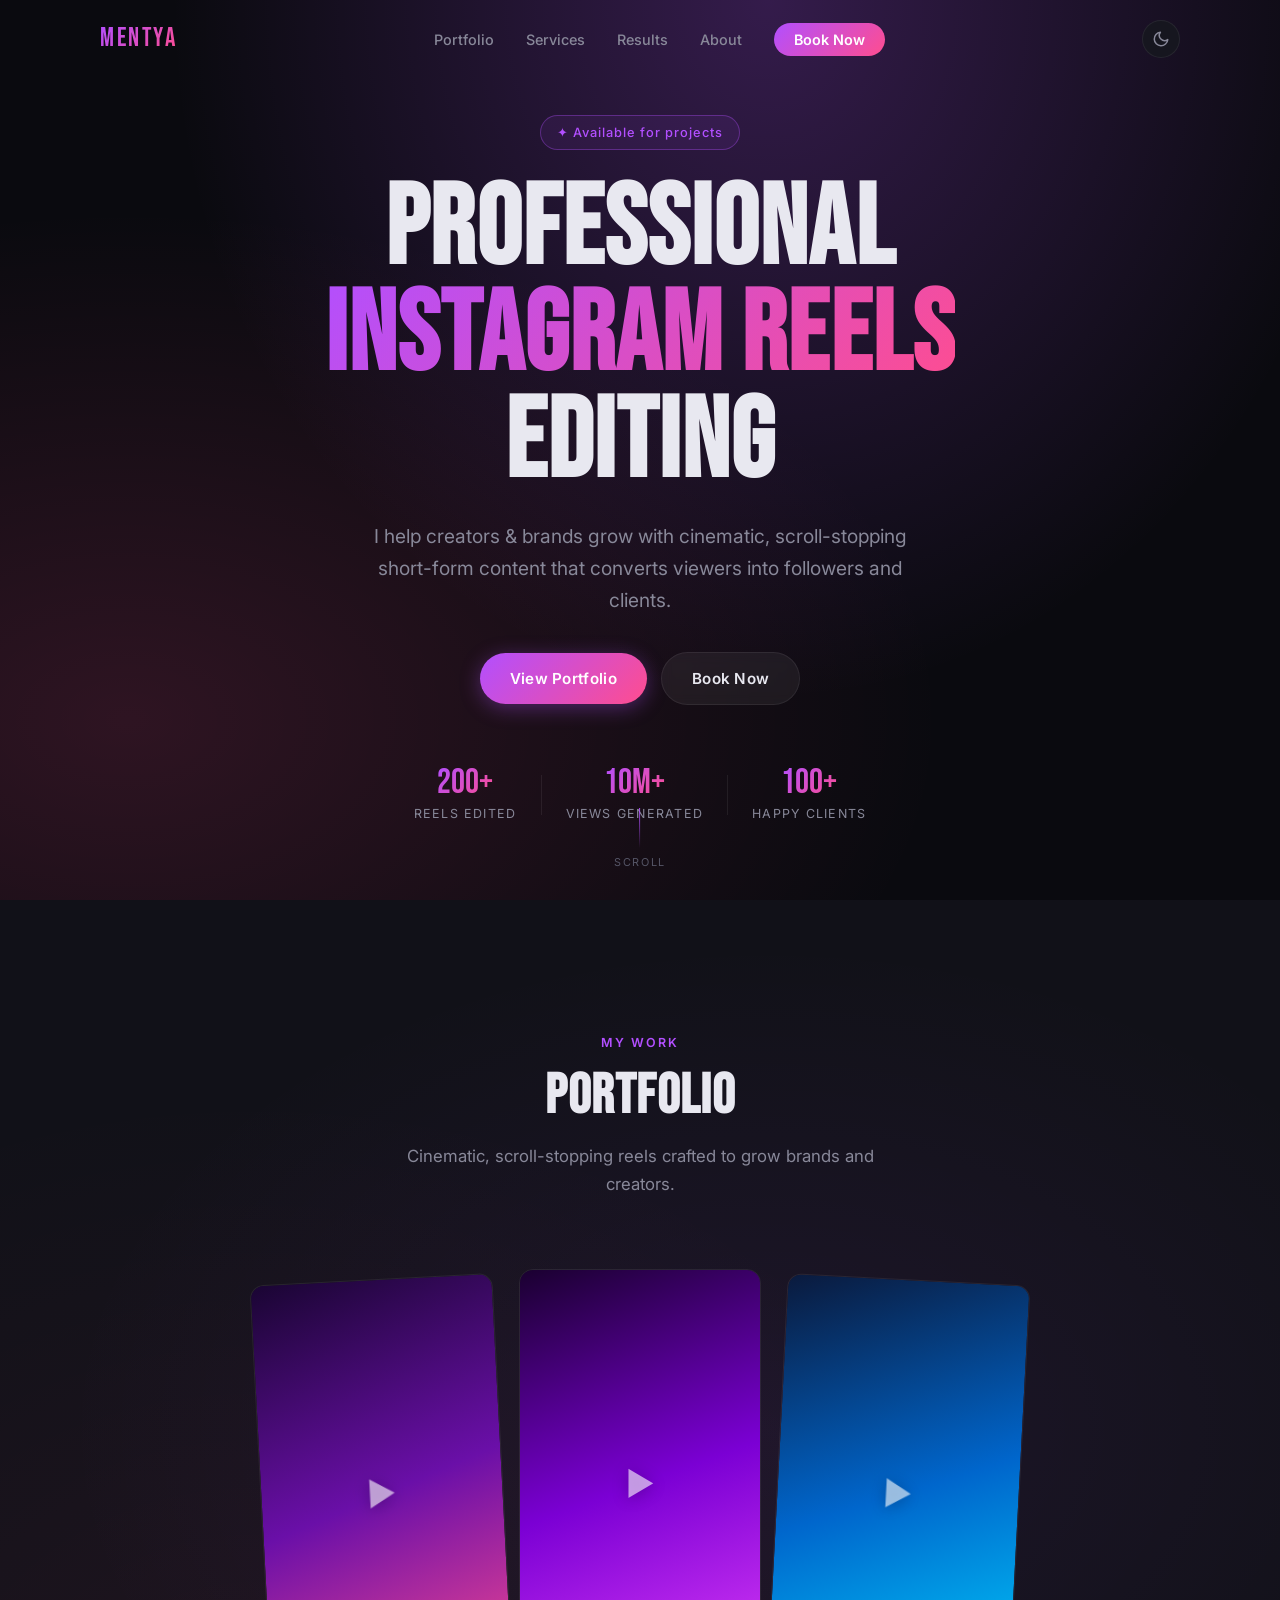
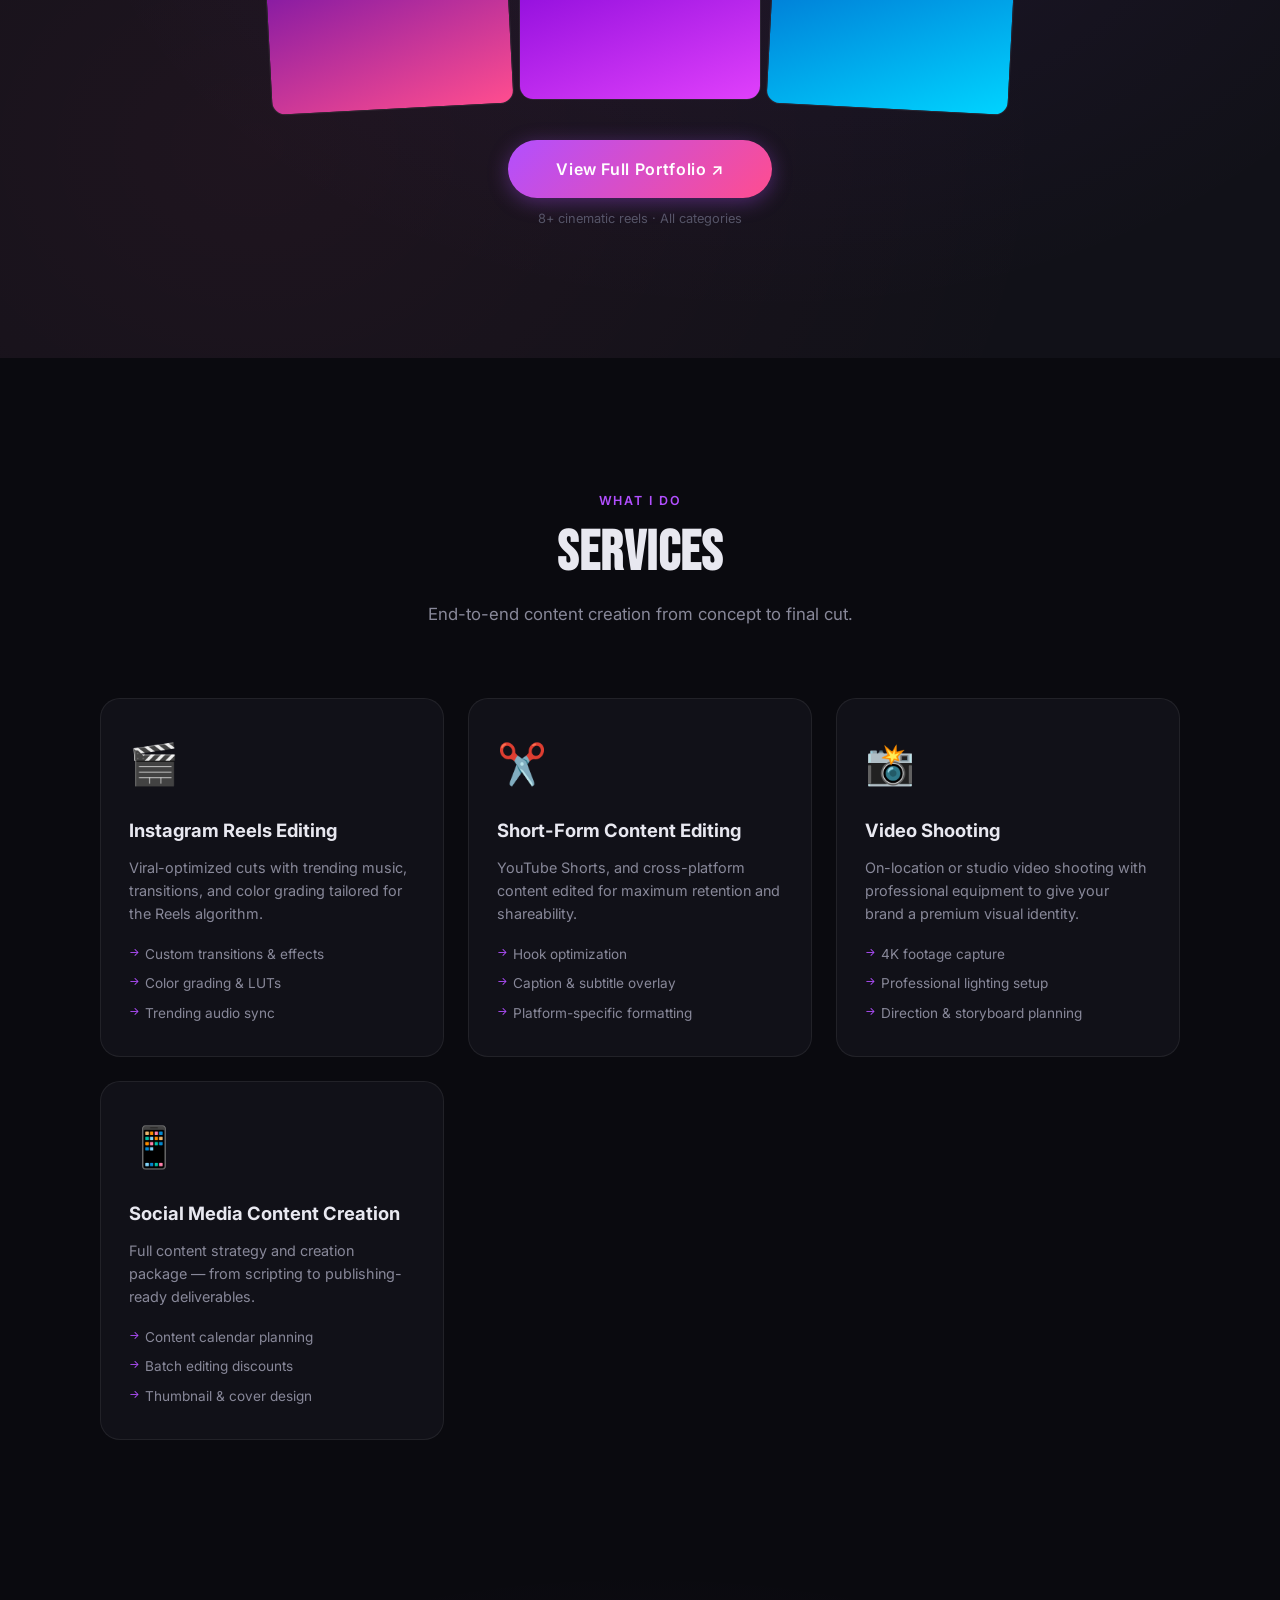
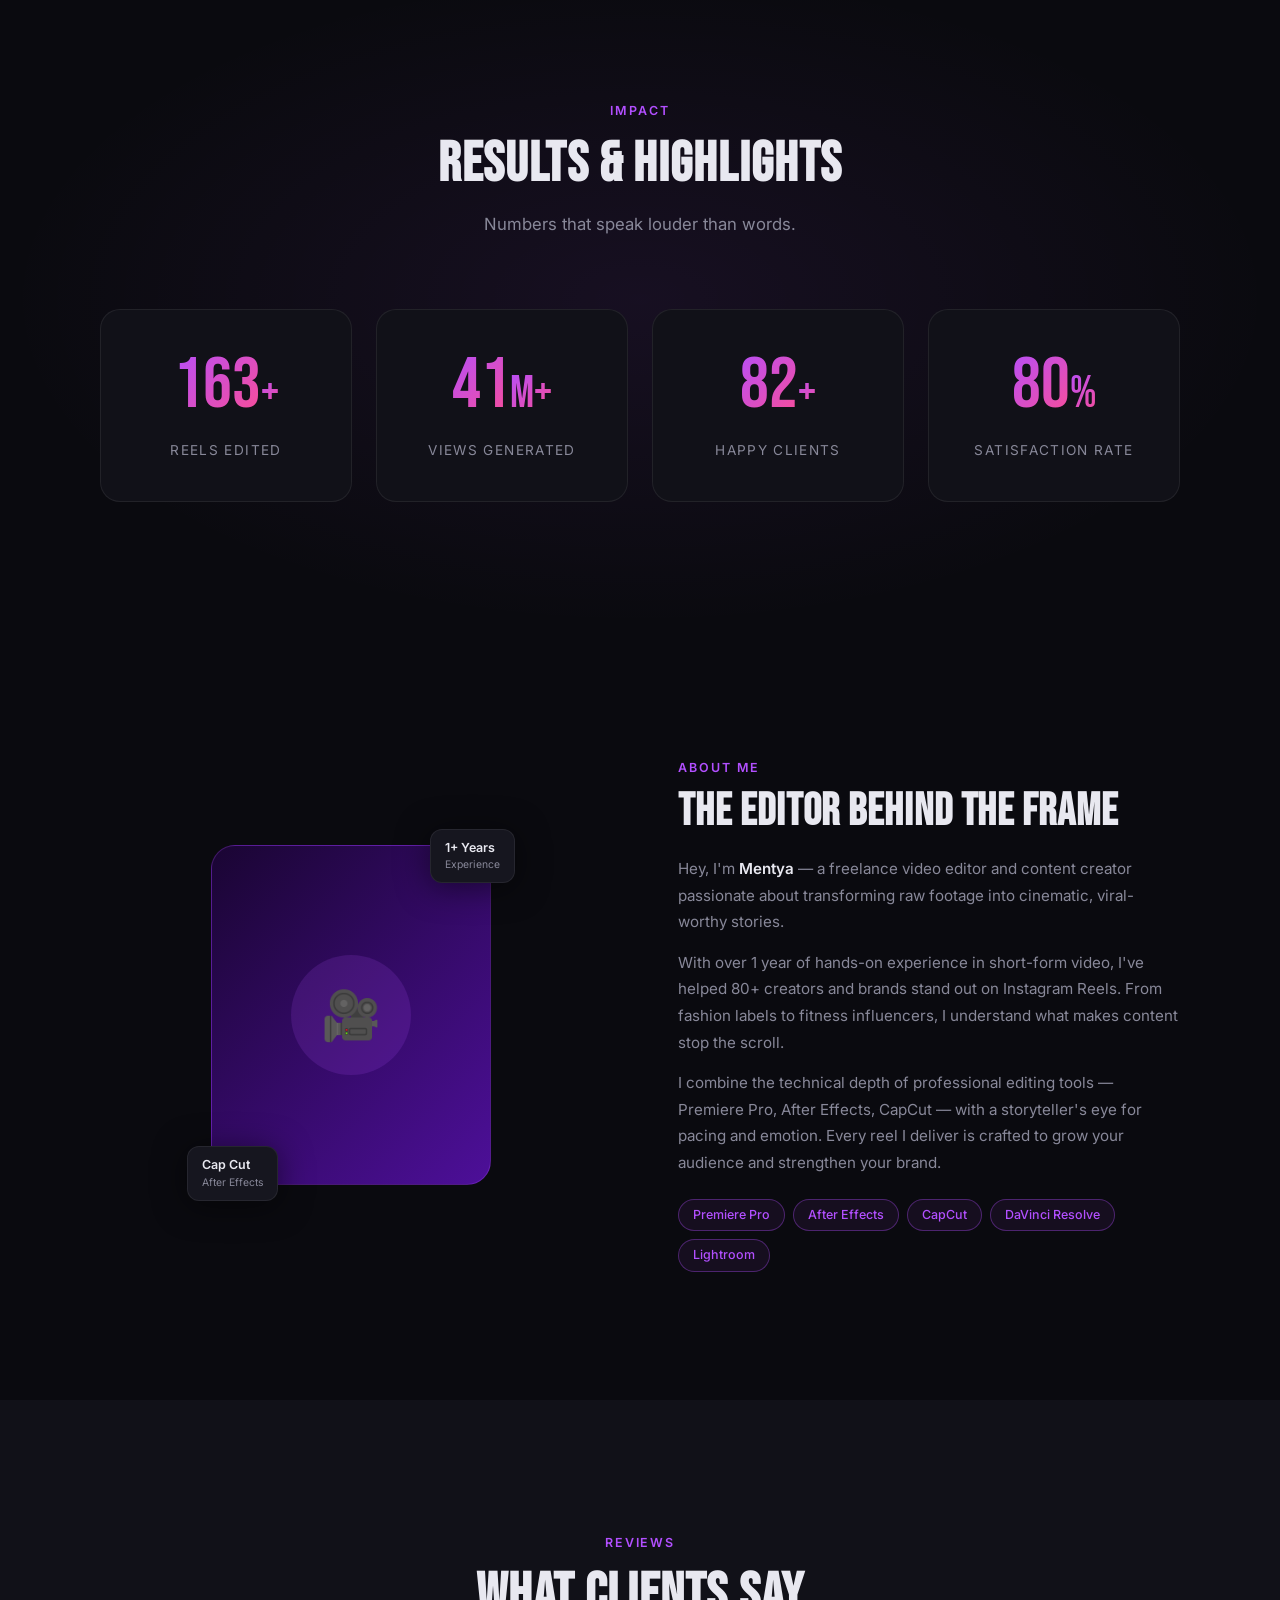
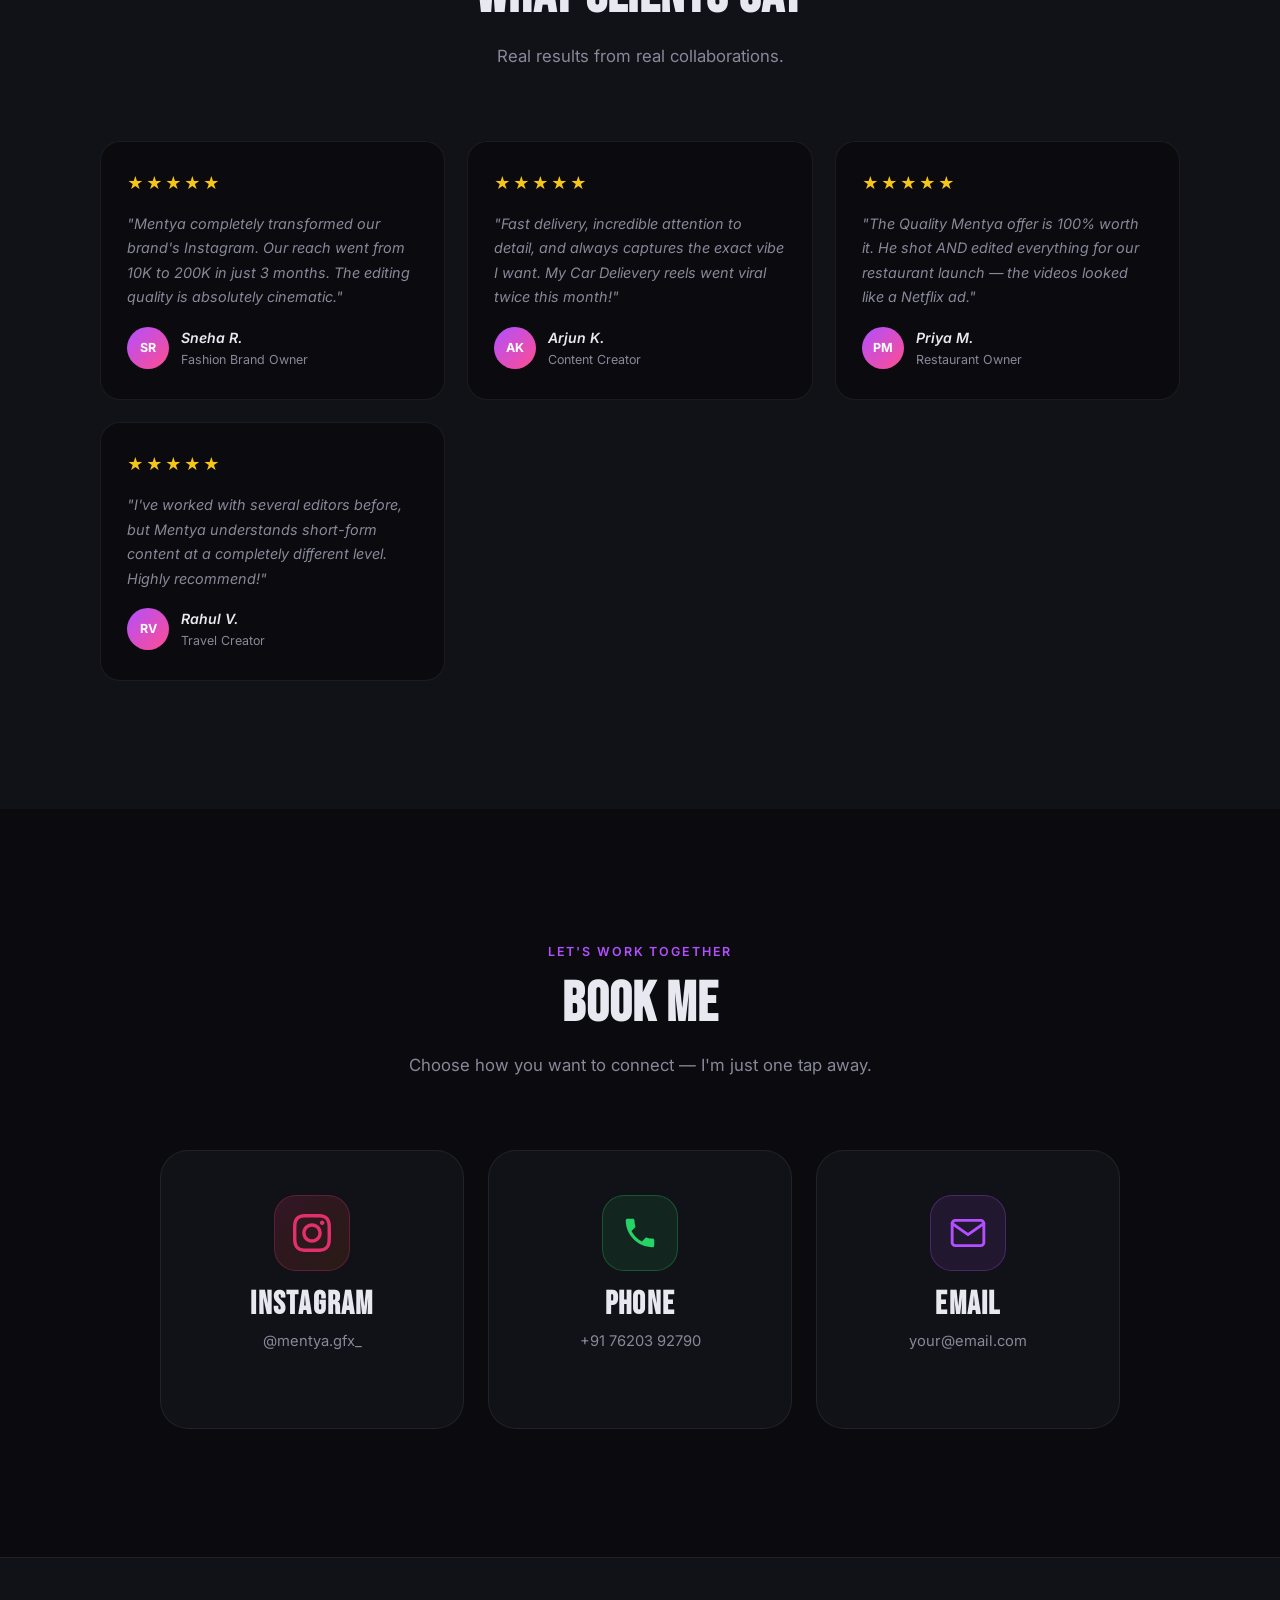
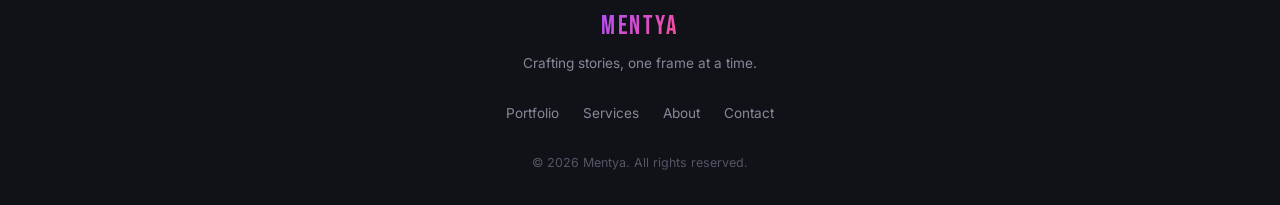
<file: index.html>
<!DOCTYPE html>
<html lang="en" data-theme="dark">
<head>
  <meta charset="UTF-8" />
  <meta name="viewport" content="width=device-width, initial-scale=1.0" />
  <meta name="description" content="Professional Instagram Reels editor and video shooter. Helping creators and brands grow with engaging short-form content." />
  <meta name="keywords" content="Instagram Reels editor, video editing, short-form content, video shooting, social media" />
  <meta name="author" content="Mentya" />
  <meta property="og:title" content="Mentya – Professional Reels Editor" />
  <meta property="og:description" content="Helping creators & brands grow with cinematic Instagram Reels." />
  <meta property="og:type" content="website" />
  <title>Mentya – Professional Reels Editor</title>
  <!-- Inline theme init: apply saved theme before CSS loads to prevent flash -->
  <script>
    (function () {
      var t = localStorage.getItem('mentya-theme');
      if (t === 'light') document.documentElement.setAttribute('data-theme', 'light');
    })();
  </script>
  <link rel="stylesheet" href="style.css" />
  <!-- Google Fonts -->
  <link rel="preconnect" href="https://fonts.googleapis.com" />
  <link rel="preconnect" href="https://fonts.gstatic.com" crossorigin />
  <link href="https://fonts.googleapis.com/css2?family=Inter:wght@300;400;500;600;700;800;900&family=Bebas+Neue&display=swap" rel="stylesheet" />
</head>
<body>

  <!-- ===== NAVIGATION ===== -->
  <nav class="navbar" id="navbar" aria-label="Main navigation">
    <!-- Background blur layer – kept as a sibling div so the <nav> itself
         never has backdrop-filter, which would create a new containing block
         for the position:fixed mobile menu and clip it to navbar height. -->
    <div class="navbar-bg" aria-hidden="true"></div>
    <div class="nav-container">
      <a href="#hero" class="nav-logo" aria-label="Mentyaa home">
        <span class="logo-text">MENTYA</span>
      </a>
      <ul class="nav-menu" id="navMenu" role="list">
        <li><a href="portfolio.html" class="nav-link">Portfolio</a></li>
        <li><a href="#services" class="nav-link">Services</a></li>
        <li><a href="#results" class="nav-link">Results</a></li>
        <li><a href="#about" class="nav-link">About</a></li>
        <li><a href="#contact" class="nav-link nav-cta">Book Now</a></li>
      </ul>
      <!-- Right-side controls: theme toggle + hamburger -->
      <div class="nav-controls">
        <button class="theme-toggle" id="themeToggle" aria-label="Toggle dark / light mode">
          <!-- Moon icon (shown in dark mode) -->
          <svg class="icon-moon" width="18" height="18" viewBox="0 0 24 24" fill="none"
               stroke="currentColor" stroke-width="2" stroke-linecap="round" stroke-linejoin="round"
               aria-hidden="true">
            <path d="M21 12.79A9 9 0 1 1 11.21 3 7 7 0 0 0 21 12.79z"/>
          </svg>
          <!-- Sun icon (shown in light mode) -->
          <svg class="icon-sun" width="18" height="18" viewBox="0 0 24 24" fill="none"
               stroke="currentColor" stroke-width="2" stroke-linecap="round" stroke-linejoin="round"
               aria-hidden="true">
            <circle cx="12" cy="12" r="5"/>
            <line x1="12" y1="1"  x2="12" y2="3"/>
            <line x1="12" y1="21" x2="12" y2="23"/>
            <line x1="4.22" y1="4.22"  x2="5.64"  y2="5.64"/>
            <line x1="18.36" y1="18.36" x2="19.78" y2="19.78"/>
            <line x1="1" y1="12" x2="3"  y2="12"/>
            <line x1="21" y1="12" x2="23" y2="12"/>
            <line x1="4.22" y1="19.78" x2="5.64"  y2="18.36"/>
            <line x1="18.36" y1="5.64"  x2="19.78" y2="4.22"/>
          </svg>
        </button>
        <button class="nav-toggle" id="navToggle" aria-label="Toggle navigation" aria-expanded="false" aria-controls="navMenu">
          <span class="burger-line"></span>
          <span class="burger-line"></span>
          <span class="burger-line"></span>
        </button>
      </div>
    </div>
  </nav>

  <!-- ===== HERO SECTION ===== -->
  <section class="hero" id="hero" aria-label="Hero">
    <div class="hero-bg" aria-hidden="true">
      <div class="hero-gradient"></div>
      <div class="hero-particles" id="heroParticles"></div>
    </div>
    <div class="hero-content">
      <span class="hero-badge reveal">✦ Available for projects</span>
      <h1 class="hero-title reveal">
        Professional<br />
        <span class="gradient-text">Instagram Reels</span><br />
        Editing
      </h1>
      <p class="hero-subtitle reveal">
        I help creators &amp; brands grow with cinematic, scroll-stopping
        short-form content that converts viewers into followers and clients.
      </p>
      <div class="hero-actions reveal">
        <a href="portfolio.html" class="btn btn-primary">View Portfolio</a>
        <a href="#contact" class="btn btn-secondary">Book Now</a>
      </div>
      <div class="hero-stats reveal">
        <div class="stat">
          <span class="stat-number">200+</span>
          <span class="stat-label">Reels Edited</span>
        </div>
        <div class="stat-divider" aria-hidden="true"></div>
        <div class="stat">
          <span class="stat-number">10M+</span>
          <span class="stat-label">Views Generated</span>
        </div>
        <div class="stat-divider" aria-hidden="true"></div>
        <div class="stat">
          <span class="stat-number">100+</span>
          <span class="stat-label">Happy Clients</span>
        </div>
      </div>
    </div>
    <div class="hero-scroll" aria-hidden="true">
      <span class="scroll-line"></span>
      <span class="scroll-text">Scroll</span>
    </div>
  </section>

  <!-- ===== PORTFOLIO CTA SECTION (links to portfolio.html) ===== -->
  <section class="section portfolio-cta" id="portfolio" aria-labelledby="portfolio-heading">
    <div class="container">
      <div class="section-header reveal">
        <span class="section-tag">My Work</span>
        <h2 class="section-title" id="portfolio-heading">Portfolio</h2>
        <p class="section-desc">Cinematic, scroll-stopping reels crafted to grow brands and creators.</p>
      </div>

      <!-- 3-card preview strip (purely decorative — click takes you to the full page) -->
      <div class="portfolio-preview-strip reveal">
        <div class="preview-thumb">
          <div class="preview-thumb-inner reel-gradient-1">
            <div class="play-icon" style="display:flex;height:100%;align-items:center;justify-content:center;font-size:2rem;color:rgba(255,255,255,.6)">&#9654;</div>
          </div>
        </div>
        <div class="preview-thumb">
          <div class="preview-thumb-inner reel-gradient-5">
            <div class="play-icon" style="display:flex;height:100%;align-items:center;justify-content:center;font-size:2rem;color:rgba(255,255,255,.6)">&#9654;</div>
          </div>
        </div>
        <div class="preview-thumb">
          <div class="preview-thumb-inner reel-gradient-2">
            <div class="play-icon" style="display:flex;height:100%;align-items:center;justify-content:center;font-size:2rem;color:rgba(255,255,255,.6)">&#9654;</div>
          </div>
        </div>
      </div>

      <div class="portfolio-cta-footer reveal">
        <a href="portfolio.html" class="btn btn-primary btn-lg">View Full Portfolio ↗</a>
        <span class="portfolio-count-hint">8+ cinematic reels · All categories</span>
      </div>
    </div>
  </section>

  <!-- ===== SERVICES SECTION ===== -->
  <section class="section services" id="services" aria-labelledby="services-heading">
    <div class="container">
      <div class="section-header reveal">
        <span class="section-tag">What I Do</span>
        <h2 class="section-title" id="services-heading">Services</h2>
        <p class="section-desc">End-to-end content creation from concept to final cut.</p>
      </div>
      <div class="services-grid">

        <div class="service-card reveal">
          <div class="service-icon" aria-hidden="true">🎬</div>
          <h3 class="service-title">Instagram Reels Editing</h3>
          <p class="service-desc">Viral-optimized cuts with trending music, transitions, and color grading tailored for the Reels algorithm.</p>
          <ul class="service-features" role="list">
            <li>Custom transitions &amp; effects</li>
            <li>Color grading &amp; LUTs</li>
            <li>Trending audio sync</li>
          </ul>
        </div>

        <div class="service-card reveal">
          <div class="service-icon" aria-hidden="true">✂️</div>
          <h3 class="service-title">Short-Form Content Editing</h3>
          <p class="service-desc">YouTube Shorts, and cross-platform content edited for maximum retention and shareability.</p>
          <ul class="service-features" role="list">
            <li>Hook optimization</li>
            <li>Caption &amp; subtitle overlay</li>
            <li>Platform-specific formatting</li>
          </ul>
        </div>

        <div class="service-card reveal">
          <div class="service-icon" aria-hidden="true">📸</div>
          <h3 class="service-title">Video Shooting</h3>
          <p class="service-desc">On-location or studio video shooting with professional equipment to give your brand a premium visual identity.</p>
          <ul class="service-features" role="list">
            <li>4K footage capture</li>
            <li>Professional lighting setup</li>
            <li>Direction &amp; storyboard planning</li>
          </ul>
        </div>

        <div class="service-card reveal">
          <div class="service-icon" aria-hidden="true">📱</div>
          <h3 class="service-title">Social Media Content Creation</h3>
          <p class="service-desc">Full content strategy and creation package — from scripting to publishing-ready deliverables.</p>
          <ul class="service-features" role="list">
            <li>Content calendar planning</li>
            <li>Batch editing discounts</li>
            <li>Thumbnail &amp; cover design</li>
          </ul>
        </div>

      </div>
    </div>
  </section>

  <!-- ===== RESULTS / HIGHLIGHTS SECTION ===== -->
  <section class="section results" id="results" aria-labelledby="results-heading">
    <div class="results-bg" aria-hidden="true"></div>
    <div class="container">
      <div class="section-header reveal">
        <span class="section-tag">Impact</span>
        <h2 class="section-title" id="results-heading">Results &amp; Highlights</h2>
        <p class="section-desc">Numbers that speak louder than words.</p>
      </div>
      <div class="stats-grid">
        <div class="stats-card reveal" aria-label="200 plus reels edited">
          <span class="counter" data-target="200">0</span><span class="stats-plus">+</span>
          <p class="stats-label">Reels Edited</p>
        </div>
        <div class="stats-card reveal" aria-label="10 million plus views generated">
          <span class="counter" data-target="50">0</span><span class="stats-plus">M+</span>
          <p class="stats-label">Views Generated</p>
        </div>
        <div class="stats-card reveal" aria-label="100 plus happy clients">
          <span class="counter" data-target="100">0</span><span class="stats-plus">+</span>
          <p class="stats-label">Happy Clients</p>
        </div>
        <div class="stats-card reveal" aria-label="98 percent client satisfaction">
          <span class="counter" data-target="98">0</span><span class="stats-plus">%</span>
          <p class="stats-label">Satisfaction Rate</p>
        </div>
      </div>
    </div>
  </section>

  <!-- ===== ABOUT SECTION ===== -->
  <section class="section about" id="about" aria-labelledby="about-heading">
    <div class="container about-container">
      <div class="about-visual reveal">
        <div class="about-image-wrap">
          <div class="about-avatar" aria-label="Editor portrait placeholder">
            <div class="avatar-inner">
              <span class="avatar-icon" aria-hidden="true">🎥</span>
            </div>
          </div>
          <div class="about-badge-float about-badge-1">
            <span>1+ Years</span><br /><small>Experience</small>
          </div>
          <div class="about-badge-float about-badge-2">
            <span>Cap Cut</span><br /><small>After Effects</small>
          </div>
        </div>
      </div>
      <div class="about-content reveal">
        <span class="section-tag">About Me</span>
        <h2 class="section-title" id="about-heading">The Editor Behind the Frame</h2>
        <p class="about-text">
          Hey, I'm <strong>Mentya</strong> — a freelance video editor and content creator
          passionate about transforming raw footage into cinematic, viral-worthy stories.
        </p>
        <p class="about-text">
          With over 1 year of hands-on experience in short-form video, I've helped
          80+ creators and brands stand out on Instagram Reels. From fashion labels to
          fitness influencers, I understand what makes content stop the scroll.
        </p>
        <p class="about-text">
          I combine the technical depth of professional editing tools — Premiere Pro,
          After Effects, CapCut — with a storyteller's eye for pacing and emotion.
          Every reel I deliver is crafted to grow your audience and strengthen your brand.
        </p>
        <div class="about-tools">
          <span class="tool-badge">Premiere Pro</span>
          <span class="tool-badge">After Effects</span>
          <span class="tool-badge">CapCut</span>
          <span class="tool-badge">DaVinci Resolve</span>
          <span class="tool-badge">Lightroom</span>
        </div>
      </div>
    </div>
  </section>

  <!-- ===== TESTIMONIALS SECTION ===== -->
  <section class="section testimonials" id="testimonials" aria-labelledby="testimonials-heading">
    <div class="container">
      <div class="section-header reveal">
        <span class="section-tag">Reviews</span>
        <h2 class="section-title" id="testimonials-heading">What Clients Say</h2>
        <p class="section-desc">Real results from real collaborations.</p>
      </div>
      <div class="testimonials-grid">

        <blockquote class="testimonial-card reveal">
          <div class="stars" aria-label="5 out of 5 stars" role="img">★★★★★</div>
          <p class="testimonial-text">
            "Mentya completely transformed our brand's Instagram. Our reach went from
            10K to 200K in just 3 months. The editing quality is absolutely cinematic."
          </p>
          <footer class="testimonial-author">
            <div class="author-avatar" aria-hidden="true">SR</div>
            <div>
              <cite class="author-name">Sneha R.</cite>
              <span class="author-role">Fashion Brand Owner</span>
            </div>
          </footer>
        </blockquote>

        <blockquote class="testimonial-card reveal">
          <div class="stars" aria-label="5 out of 5 stars" role="img">★★★★★</div>
          <p class="testimonial-text">
            "Fast delivery, incredible attention to detail, and always captures
            the exact vibe I want. My Car Delievery reels went viral twice this month!"
          </p>
          <footer class="testimonial-author">
            <div class="author-avatar" aria-hidden="true">AK</div>
            <div>
              <cite class="author-name">Arjun K.</cite>
              <span class="author-role">Content Creator</span>
            </div>
          </footer>
        </blockquote>

        <blockquote class="testimonial-card reveal">
          <div class="stars" aria-label="5 out of 5 stars" role="img">★★★★★</div>
          <p class="testimonial-text">
            "The Quality Mentya offer is 100% worth it. He shot AND edited everything
            for our restaurant launch — the videos looked like a Netflix ad."
          </p>
          <footer class="testimonial-author">
            <div class="author-avatar" aria-hidden="true">PM</div>
            <div>
              <cite class="author-name">Priya M.</cite>
              <span class="author-role">Restaurant Owner</span>
            </div>
          </footer>
        </blockquote>

        <blockquote class="testimonial-card reveal">
          <div class="stars" aria-label="5 out of 5 stars" role="img">★★★★★</div>
          <p class="testimonial-text">
            "I've worked with several editors before, but Mentya understands
            short-form content at a completely different level. Highly recommend!"
          </p>
          <footer class="testimonial-author">
            <div class="author-avatar" aria-hidden="true">RV</div>
            <div>
              <cite class="author-name">Rahul V.</cite>
              <span class="author-role">Travel Creator</span>
            </div>
          </footer>
        </blockquote>

      </div>
    </div>
  </section>

  <!-- ===== CONTACT / BOOK SECTION ===== -->
  <section class="section contact" id="contact" aria-labelledby="contact-heading">
    <div class="container">
      <div class="section-header reveal">
        <span class="section-tag">Let's Work Together</span>
        <h2 class="section-title" id="contact-heading">Book Me</h2>
        <p class="section-desc">Choose how you want to connect — I'm just one tap away.</p>
      </div>

      <div class="book-cards">

        <!-- Instagram -->
        <a href="https://www.instagram.com/mentya.gfx_?utm_source=ig_web_button_share_sheet&igsh=ZDNlZDc0MzIxNw=="
           target="_blank" rel="noopener noreferrer"
           class="book-card book-card--ig reveal"
           aria-label="Open Instagram profile">
          <div class="book-card__glow" aria-hidden="true"></div>
          <div class="book-card__icon">
            <svg width="38" height="38" viewBox="0 0 24 24" fill="currentColor" aria-hidden="true">
              <path d="M12 2.163c3.204 0 3.584.012 4.85.07 3.252.148 4.771 1.691 4.919 4.919.058 1.265.069 1.645.069 4.849 0 3.205-.012 3.584-.069 4.849-.149 3.225-1.664 4.771-4.919 4.919-1.266.058-1.644.07-4.85.07-3.204 0-3.584-.012-4.849-.07-3.26-.149-4.771-1.699-4.919-4.92-.058-1.265-.07-1.644-.07-4.849 0-3.204.013-3.583.07-4.849.149-3.227 1.664-4.771 4.919-4.919 1.266-.057 1.645-.069 4.849-.069zm0-2.163c-3.259 0-3.667.014-4.947.072-4.358.2-6.78 2.618-6.98 6.98-.059 1.281-.073 1.689-.073 4.948 0 3.259.014 3.668.072 4.948.2 4.358 2.618 6.78 6.98 6.98 1.281.058 1.689.072 4.948.072 3.259 0 3.668-.014 4.948-.072 4.354-.2 6.782-2.618 6.979-6.98.059-1.28.073-1.689.073-4.948 0-3.259-.014-3.667-.072-4.947-.196-4.354-2.617-6.78-6.979-6.98-1.281-.059-1.69-.073-4.949-.073zm0 5.838c-3.403 0-6.162 2.759-6.162 6.162s2.759 6.163 6.162 6.163 6.162-2.759 6.162-6.163c0-3.403-2.759-6.162-6.162-6.162zm0 10.162c-2.209 0-4-1.79-4-4 0-2.209 1.791-4 4-4s4 1.791 4 4c0 2.21-1.791 4-4 4zm6.406-11.845c-.796 0-1.441.645-1.441 1.44s.645 1.44 1.441 1.44c.795 0 1.439-.645 1.439-1.44s-.644-1.44-1.439-1.44z"/>
            </svg>
          </div>
          <div class="book-card__body">
            <h3 class="book-card__title">Instagram</h3>
            <p class="book-card__sub">@mentya.gfx_</p>
            <span class="book-card__action">View Profile ↗</span>
          </div>
        </a>

        <!-- Phone -->
        <a href="tel:+9176203 92790"
           class="book-card book-card--phone reveal"
           aria-label="Call +91 76203 92790">
          <div class="book-card__glow" aria-hidden="true"></div>
          <div class="book-card__icon">
            <svg width="38" height="38" viewBox="0 0 24 24" fill="currentColor" aria-hidden="true">
              <path d="M6.62 10.79c1.44 2.83 3.76 5.14 6.59 6.59l2.2-2.2c.27-.27.67-.36 1.02-.24 1.12.37 2.33.57 3.57.57.55 0 1 .45 1 1V20c0 .55-.45 1-1 1-9.39 0-17-7.61-17-17 0-.55.45-1 1-1h3.5c.55 0 1 .45 1 1 0 1.25.2 2.45.57 3.57.11.35.03.74-.25 1.02l-2.2 2.2z"/>
            </svg>
          </div>
          <div class="book-card__body">
            <h3 class="book-card__title">Phone</h3>
            <p class="book-card__sub">+91 76203 92790</p>
            <span class="book-card__action">Tap to Call ↗</span>
          </div>
        </a>

        <!-- Email -->
        <a href="mailto:your@email.com"
           class="book-card book-card--email reveal"
           aria-label="Send email to your@email.com">
          <div class="book-card__glow" aria-hidden="true"></div>
          <div class="book-card__icon">
            <svg width="38" height="38" viewBox="0 0 24 24" fill="none" stroke="currentColor" stroke-width="1.8" stroke-linecap="round" stroke-linejoin="round" aria-hidden="true">
              <path d="M4 4h16c1.1 0 2 .9 2 2v12c0 1.1-.9 2-2 2H4c-1.1 0-2-.9-2-2V6c0-1.1.9-2 2-2z"/>
              <polyline points="22,6 12,13 2,6"/>
            </svg>
          </div>
          <div class="book-card__body">
            <h3 class="book-card__title">Email</h3>
            <p class="book-card__sub">your@email.com</p>
            <span class="book-card__action">Send Email ↗</span>
          </div>
        </a>

      </div><!-- /.book-cards -->
    </div>
  </section>

  <!-- ===== FOOTER ===== -->
  <footer class="footer" role="contentinfo">
    <div class="container footer-container">
      <div class="footer-brand">
        <span class="logo-text">MENTYA</span>
        <p class="footer-tagline">Crafting stories, one frame at a time.</p>
      </div>
      <nav class="footer-nav" aria-label="Footer navigation">
        <a href="portfolio.html">Portfolio</a>
        <a href="#services">Services</a>
        <a href="#about">About</a>
        <a href="#contact">Contact</a>
      </nav>
      <p class="footer-copy">&copy; 2026 Mentya. All rights reserved.</p>
    </div>
  </footer>

  <!-- ===== REEL LIGHTBOX MODAL ===== -->
  <div class="reel-modal" id="reelModal" role="dialog" aria-modal="true"
       aria-label="Video preview" hidden>
    <div class="modal-backdrop" id="modalBackdrop" aria-hidden="true"></div>
    <div class="modal-inner" id="modalInner">
      <!-- Fullscreen toggle button -->
      <button class="modal-fullscreen" id="modalFullscreen" aria-label="Toggle fullscreen">
        <svg width="16" height="16" viewBox="0 0 24 24" fill="none"
             stroke="currentColor" stroke-width="2.2" stroke-linecap="round" stroke-linejoin="round"
             aria-hidden="true">
          <polyline points="15 3 21 3 21 9"/>
          <polyline points="9 21 3 21 3 15"/>
          <line x1="21" y1="3" x2="14" y2="10"/>
          <line x1="3" y1="21" x2="10" y2="14"/>
        </svg>
      </button>
      <button class="modal-close" id="modalClose" aria-label="Close video">
        <!-- ✕ icon -->
        <svg width="18" height="18" viewBox="0 0 18 18" fill="none"
             stroke="currentColor" stroke-width="2.2" stroke-linecap="round"
             aria-hidden="true">
          <line x1="2" y1="2" x2="16" y2="16"/>
          <line x1="16" y1="2" x2="2" y2="16"/>
        </svg>
      </button>
      <!-- The iframe / embed is injected here by script.js -->
      <div class="modal-body" id="modalBody"></div>
    </div>
  </div>

  <script src="script.js"></script>
</body>
</html>
</file>
<file: style.css>
/* ============================================================
   MENTYAA – Portfolio CSS
   Dark / Light cinematic theme · Mobile-first · Smooth animations
   ============================================================ */

/* ---------- CSS Custom Properties – Dark (default) ---------- */
:root {
  /* Colors */
  --clr-bg: #0a0a0f;
  --clr-surface: #111118;
  --clr-surface-2: #16161f;
  --clr-border: rgba(255, 255, 255, 0.07);
  --clr-border-hover: rgba(255, 255, 255, 0.15);
  --clr-navbar-bg: rgba(10, 10, 15, 0.92);

  --clr-primary: #b24fff;
  --clr-primary-dark: #8a33d4;
  --clr-accent: #ff4d8f;
  --clr-gold: #f5c518;

  --clr-text: #e8e8f0;
  --clr-text-muted: #888899;
  --clr-text-subtle: #555566;

  /* Gradients */
  --grad-primary: linear-gradient(135deg, #b24fff 0%, #ff4d8f 100%);
  --grad-hero: radial-gradient(ellipse at 60% 0%, rgba(178, 79, 255, 0.25) 0%, transparent 55%),
               radial-gradient(ellipse at 10% 80%, rgba(255, 77, 143, 0.15) 0%, transparent 50%);

  /* Typography */
  --font-sans: 'Inter', -apple-system, BlinkMacSystemFont, 'Segoe UI', sans-serif;
  --font-display: 'Bebas Neue', var(--font-sans);

  /* Spacing */
  --section-py: clamp(80px, 10vw, 130px);
  --container-max: 1200px;
  --container-px: clamp(20px, 5vw, 60px);

  /* Transitions */
  --transition-fast: 0.18s ease;
  --transition-base: 0.3s ease;
  --transition-slow: 0.6s cubic-bezier(0.22, 1, 0.36, 1);

  /* Z-index layers */
  --z-navbar: 1000;
  --z-mobile-menu: 1100;
  --z-nav-controls: 1200;

  /* Shadows */
  --shadow-card: 0 4px 32px rgba(0, 0, 0, 0.5);
  --shadow-glow: 0 0 40px rgba(178, 79, 255, 0.25);
}

/* ---------- CSS Custom Properties – Light mode ---------- */
[data-theme="light"] {
  --clr-bg: #f5f5fa;
  --clr-surface: #ffffff;
  --clr-surface-2: #eeeef6;
  --clr-border: rgba(0, 0, 0, 0.09);
  --clr-border-hover: rgba(0, 0, 0, 0.18);
  --clr-navbar-bg: rgba(245, 245, 250, 0.95);

  --clr-text: #111118;
  --clr-text-muted: #55556a;
  --clr-text-subtle: #999aaa;

  --grad-hero: radial-gradient(ellipse at 60% 0%, rgba(178, 79, 255, 0.12) 0%, transparent 55%),
               radial-gradient(ellipse at 10% 80%, rgba(255, 77, 143, 0.08) 0%, transparent 50%);

  --shadow-card: 0 4px 32px rgba(0, 0, 0, 0.1);
  --shadow-glow: 0 0 40px rgba(178, 79, 255, 0.2);
}

/* ---------- Reset & Base ---------- */
*, *::before, *::after {
  box-sizing: border-box;
  margin: 0;
  padding: 0;
}

/* Visually hidden utility (for screen-reader-only text) */
.sr-only {
  position: absolute;
  width: 1px;
  height: 1px;
  padding: 0;
  margin: -1px;
  overflow: hidden;
  clip: rect(0, 0, 0, 0);
  white-space: nowrap;
  border: 0;
}

html {
  scroll-behavior: smooth;
  font-size: 16px;
}

body {
  font-family: var(--font-sans);
  background-color: var(--clr-bg);
  color: var(--clr-text);
  line-height: 1.65;
  overflow-x: hidden;
  -webkit-font-smoothing: antialiased;
  -moz-osx-font-smoothing: grayscale;
}

img, video {
  max-width: 100%;
  display: block;
}

a {
  color: inherit;
  text-decoration: none;
}

ul, ol {
  list-style: none;
}

button {
  border: none;
  background: none;
  cursor: pointer;
  font-family: inherit;
}

/* ---------- Utility Classes ---------- */
.container {
  max-width: var(--container-max);
  margin-inline: auto;
  padding-inline: var(--container-px);
}

.section {
  padding-block: var(--section-py);
  position: relative;
}

.gradient-text {
  background: var(--grad-primary);
  -webkit-background-clip: text;
  -webkit-text-fill-color: transparent;
  background-clip: text;
}

/* ---------- Scroll Reveal ---------- */
.reveal {
  opacity: 0;
  transform: translateY(30px);
  transition: opacity 0.7s var(--transition-slow), transform 0.7s var(--transition-slow);
}

.reveal.visible {
  opacity: 1;
  transform: translateY(0);
}

/* Stagger children in a group */
.reveal:nth-child(2) { transition-delay: 0.1s; }
.reveal:nth-child(3) { transition-delay: 0.2s; }
.reveal:nth-child(4) { transition-delay: 0.3s; }

/* ---------- Buttons ---------- */
.btn {
  display: inline-flex;
  align-items: center;
  justify-content: center;
  gap: 8px;
  padding: 13px 30px;
  border-radius: 50px;
  font-size: 0.95rem;
  font-weight: 600;
  letter-spacing: 0.02em;
  transition: transform var(--transition-base), box-shadow var(--transition-base), background var(--transition-base);
  position: relative;
  overflow: hidden;
  white-space: nowrap;
}

.btn::after {
  content: '';
  position: absolute;
  inset: 0;
  background: rgba(255, 255, 255, 0);
  transition: background var(--transition-fast);
  border-radius: inherit;
}

.btn:hover::after {
  background: rgba(255, 255, 255, 0.07);
}

.btn:hover {
  transform: translateY(-2px);
  box-shadow: 0 8px 24px rgba(0, 0, 0, 0.3);
}

.btn:active {
  transform: translateY(0);
}

.btn-primary {
  background: var(--grad-primary);
  color: #fff;
  box-shadow: 0 4px 20px rgba(178, 79, 255, 0.35);
}

.btn-primary:hover {
  box-shadow: 0 8px 30px rgba(178, 79, 255, 0.5);
}

.btn-secondary {
  background: rgba(255, 255, 255, 0.06);
  color: var(--clr-text);
  border: 1px solid var(--clr-border);
  backdrop-filter: blur(6px);
}

.btn-secondary:hover {
  border-color: var(--clr-border-hover);
}

.btn-outline {
  background: transparent;
  color: var(--clr-text);
  border: 1px solid var(--clr-border-hover);
}

.btn-outline:hover {
  border-color: var(--clr-primary);
  color: var(--clr-primary);
  box-shadow: 0 0 16px rgba(178, 79, 255, 0.2);
}

/* ---------- Section Header ---------- */
.section-header {
  text-align: center;
  margin-bottom: clamp(40px, 6vw, 70px);
}

.section-tag {
  display: inline-block;
  font-size: 0.78rem;
  font-weight: 600;
  letter-spacing: 0.15em;
  text-transform: uppercase;
  color: var(--clr-primary);
  margin-bottom: 12px;
}

.section-title {
  font-family: var(--font-display);
  font-size: clamp(2rem, 5vw, 3.5rem);
  letter-spacing: 0.02em;
  line-height: 1.1;
  margin-bottom: 16px;
}

.section-desc {
  font-size: 1.05rem;
  color: var(--clr-text-muted);
  max-width: 520px;
  margin-inline: auto;
}

/* ============================================================
   NAVBAR
   ============================================================ */
.navbar {
  position: fixed;
  top: 0;
  left: 0;
  right: 0;
  z-index: var(--z-navbar);
  padding: 18px 0;
  transition: padding var(--transition-base), box-shadow var(--transition-base);
}

/*
 * MOBILE MENU BUG FIX:
 * backdrop-filter on the navbar itself creates a new containing block for
 * position:fixed descendants (the slide-in nav-menu), causing it to be
 * clipped to the navbar's height. Fix: move the blur/background to a
 * dedicated child element (.navbar-bg) so the navbar element itself never
 * has backdrop-filter and the fixed nav-menu is relative to the viewport.
 */
.navbar-bg {
  position: absolute;
  inset: 0;
  pointer-events: none;
  background: transparent;
  backdrop-filter: blur(0px);
  -webkit-backdrop-filter: blur(0px);
  transition: background var(--transition-base), backdrop-filter var(--transition-base);
}

.navbar.scrolled {
  padding: 12px 0;
  box-shadow: 0 1px 24px rgba(0, 0, 0, 0.4);
}

.navbar.scrolled .navbar-bg {
  background: var(--clr-navbar-bg);
  backdrop-filter: blur(16px);
  -webkit-backdrop-filter: blur(16px);
}

.nav-container {
  max-width: var(--container-max);
  margin-inline: auto;
  padding-inline: var(--container-px);
  display: flex;
  align-items: center;
  justify-content: space-between;
  position: relative; /* ensure content is above .navbar-bg */
}

.nav-logo {
  text-decoration: none;
}

.logo-text {
  font-family: var(--font-display);
  font-size: 1.6rem;
  letter-spacing: 0.1em;
  background: var(--grad-primary);
  -webkit-background-clip: text;
  -webkit-text-fill-color: transparent;
  background-clip: text;
}

/* ---------- Theme Toggle ---------- */
.theme-toggle {
  width: 38px;
  height: 38px;
  border-radius: 50%;
  border: 1px solid var(--clr-border);
  background: var(--clr-surface-2);
  color: var(--clr-text-muted);
  display: flex;
  align-items: center;
  justify-content: center;
  cursor: pointer;
  transition: color var(--transition-fast), border-color var(--transition-fast),
              transform var(--transition-base);
  flex-shrink: 0;
}

.theme-toggle:hover {
  color: var(--clr-primary);
  border-color: var(--clr-primary);
  transform: rotate(18deg) scale(1.05);
}

/* Show/hide sun-moon icons */
.theme-toggle .icon-moon { display: block; }
.theme-toggle .icon-sun  { display: none;  }

[data-theme="light"] .theme-toggle .icon-moon { display: none; }
[data-theme="light"] .theme-toggle .icon-sun  { display: block; }

/* Navbar right controls (theme + hamburger) */
.nav-controls {
  display: flex;
  align-items: center;
  gap: 10px;
  position: relative;
  z-index: var(--z-nav-controls); /* always above the mobile menu */
}

.nav-menu {
  display: flex;
  align-items: center;
  gap: 32px;
}

.nav-link {
  font-size: 0.9rem;
  font-weight: 500;
  color: var(--clr-text-muted);
  transition: color var(--transition-fast);
  position: relative;
}

.nav-link::after {
  content: '';
  position: absolute;
  bottom: -4px;
  left: 0;
  right: 0;
  height: 2px;
  background: var(--grad-primary);
  transform: scaleX(0);
  transform-origin: right;
  transition: transform var(--transition-base);
  border-radius: 2px;
}

.nav-link:hover {
  color: var(--clr-text);
}

.nav-link:hover::after {
  transform: scaleX(1);
  transform-origin: left;
}

.nav-link.nav-cta {
  background: var(--grad-primary);
  color: #fff !important;
  padding: 8px 20px;
  border-radius: 50px;
  font-weight: 600;
  transition: box-shadow var(--transition-base), transform var(--transition-base);
}

.nav-link.nav-cta::after { display: none; }

.nav-link.nav-cta:hover {
  box-shadow: 0 4px 20px rgba(178, 79, 255, 0.4);
  transform: translateY(-1px);
}

/* Hamburger */
.nav-toggle {
  display: none;
  flex-direction: column;
  gap: 5px;
  padding: 4px;
}

.burger-line {
  display: block;
  width: 24px;
  height: 2px;
  background: var(--clr-text);
  border-radius: 2px;
  transition: transform var(--transition-base), opacity var(--transition-base);
}

.nav-toggle.open .burger-line:nth-child(1) { transform: translateY(7px) rotate(45deg); }
.nav-toggle.open .burger-line:nth-child(2) { opacity: 0; }
.nav-toggle.open .burger-line:nth-child(3) { transform: translateY(-7px) rotate(-45deg); }

/* ============================================================
   HERO
   ============================================================ */
.hero {
  min-height: 100svh;
  display: flex;
  align-items: center;
  justify-content: center;
  text-align: center;
  padding-top: 100px;
  padding-bottom: 60px;
  position: relative;
  overflow: hidden;
}

.hero-bg {
  position: absolute;
  inset: 0;
  z-index: 0;
}

.hero-gradient {
  position: absolute;
  inset: 0;
  background: var(--grad-hero);
}

/* Floating particles */
.hero-particles {
  position: absolute;
  inset: 0;
  overflow: hidden;
}

.particle {
  position: absolute;
  border-radius: 50%;
  background: var(--grad-primary);
  opacity: 0.12;
  animation: floatParticle linear infinite;
  pointer-events: none;
}

@keyframes floatParticle {
  0%   { transform: translateY(0) scale(1); opacity: 0; }
  10%  { opacity: 0.12; }
  90%  { opacity: 0.12; }
  100% { transform: translateY(-80vh) scale(0.5); opacity: 0; }
}

.hero-content {
  position: relative;
  z-index: 1;
  max-width: 860px;
  padding-inline: var(--container-px);
}

.hero-badge {
  display: inline-flex;
  align-items: center;
  gap: 8px;
  font-size: 0.8rem;
  font-weight: 500;
  letter-spacing: 0.08em;
  color: var(--clr-primary);
  border: 1px solid rgba(178, 79, 255, 0.35);
  background: rgba(178, 79, 255, 0.08);
  padding: 6px 16px;
  border-radius: 50px;
  margin-bottom: 28px;
  animation-delay: 0.1s !important;
}

.hero-title {
  font-family: var(--font-display);
  font-size: clamp(3rem, 10vw, 7rem);
  line-height: 0.95;
  letter-spacing: 0.01em;
  margin-bottom: 24px;
  animation-delay: 0.2s !important;
}

.hero-subtitle {
  font-size: clamp(1rem, 2.5vw, 1.2rem);
  color: var(--clr-text-muted);
  max-width: 560px;
  margin-inline: auto;
  margin-bottom: 36px;
  animation-delay: 0.3s !important;
}

.hero-actions {
  display: flex;
  align-items: center;
  justify-content: center;
  flex-wrap: wrap;
  gap: 14px;
  margin-bottom: 60px;
  animation-delay: 0.4s !important;
}

.hero-stats {
  display: flex;
  align-items: center;
  justify-content: center;
  gap: 24px;
  flex-wrap: wrap;
  animation-delay: 0.5s !important;
}

.stat {
  display: flex;
  flex-direction: column;
  align-items: center;
}

.stat-number {
  font-family: var(--font-display);
  font-size: 2.2rem;
  line-height: 1;
  background: var(--grad-primary);
  -webkit-background-clip: text;
  -webkit-text-fill-color: transparent;
  background-clip: text;
}

.stat-label {
  font-size: 0.78rem;
  color: var(--clr-text-muted);
  text-transform: uppercase;
  letter-spacing: 0.1em;
  margin-top: 4px;
}

.stat-divider {
  width: 1px;
  height: 40px;
  background: var(--clr-border);
}

/* Scroll indicator */
.hero-scroll {
  position: absolute;
  bottom: 28px;
  left: 50%;
  transform: translateX(-50%);
  display: flex;
  flex-direction: column;
  align-items: center;
  gap: 6px;
  z-index: 1;
}

.scroll-line {
  width: 1px;
  height: 40px;
  background: linear-gradient(to bottom, var(--clr-primary), transparent);
  animation: scrollPulse 1.8s ease-in-out infinite;
}

.scroll-text {
  font-size: 0.68rem;
  letter-spacing: 0.15em;
  text-transform: uppercase;
  color: var(--clr-text-subtle);
}

@keyframes scrollPulse {
  0%, 100% { opacity: 0.4; transform: scaleY(1); }
  50%       { opacity: 1;   transform: scaleY(1.2); }
}

/* ============================================================
   PORTFOLIO
   ============================================================ */
.portfolio {
  background: var(--clr-surface);
}

.portfolio-filters {
  display: flex;
  align-items: center;
  justify-content: center;
  flex-wrap: wrap;
  gap: 10px;
  margin-bottom: 48px;
}

.filter-btn {
  padding: 8px 20px;
  border-radius: 50px;
  font-size: 0.85rem;
  font-weight: 500;
  color: var(--clr-text-muted);
  border: 1px solid var(--clr-border);
  transition: all var(--transition-base);
}

.filter-btn:hover,
.filter-btn.active {
  background: var(--grad-primary);
  color: #fff;
  border-color: transparent;
  box-shadow: 0 4px 16px rgba(178, 79, 255, 0.3);
}

/* Reels grid – vertical 9:16 cards */
.reels-grid {
  display: grid;
  grid-template-columns: repeat(auto-fill, minmax(200px, 1fr));
  gap: 20px;
}

.reel-card {
  background: var(--clr-surface-2);
  border-radius: 18px;
  overflow: hidden;
  border: 1px solid var(--clr-border);
  transition: transform var(--transition-base), box-shadow var(--transition-base), border-color var(--transition-base);
  cursor: pointer;
}

.reel-card:hover {
  transform: translateY(-6px) scale(1.02);
  box-shadow: var(--shadow-card);
  border-color: var(--clr-border-hover);
}

/* 9:16 aspect ratio container */
.reel-preview {
  position: relative;
  aspect-ratio: 9 / 16;
  overflow: hidden;
}

.reel-placeholder {
  width: 100%;
  height: 100%;
  display: flex;
  align-items: center;
  justify-content: center;
  position: relative;
}

/* Gradient placeholders */
.reel-gradient-1 { background: linear-gradient(160deg, #1a0533 0%, #6a0fa8 50%, #ff4d8f 100%); }
.reel-gradient-2 { background: linear-gradient(160deg, #0a1a3d 0%, #0066cc 50%, #00d4ff 100%); }
.reel-gradient-3 { background: linear-gradient(160deg, #0d2e1e 0%, #1a7a4a 50%, #5eff99 100%); }
.reel-gradient-4 { background: linear-gradient(160deg, #3d1000 0%, #cc3300 50%, #ff9900 100%); }
.reel-gradient-5 { background: linear-gradient(160deg, #1a0030 0%, #7b00d4 50%, #e040fb 100%); }
.reel-gradient-6 { background: linear-gradient(160deg, #001a2e 0%, #004080 50%, #0088cc 100%); }

.play-icon {
  font-size: 2.5rem;
  color: rgba(255, 255, 255, 0.7);
  transition: transform var(--transition-base), color var(--transition-fast);
  filter: drop-shadow(0 2px 8px rgba(0,0,0,0.4));
}

.reel-card:hover .play-icon {
  transform: scale(1.15);
  color: #fff;
}

.reel-duration {
  position: absolute;
  bottom: 10px;
  right: 10px;
  font-size: 0.72rem;
  font-weight: 600;
  background: rgba(0, 0, 0, 0.55);
  padding: 2px 8px;
  border-radius: 4px;
  color: #fff;
}

.reel-overlay {
  position: absolute;
  inset: 0;
  background: linear-gradient(to top, rgba(0,0,0,0.6) 0%, transparent 45%);
  opacity: 0;
  transition: opacity var(--transition-base);
  display: flex;
  align-items: flex-end;
  padding: 12px;
}

.reel-card:hover .reel-overlay {
  opacity: 1;
}

.reel-views {
  font-size: 0.8rem;
  font-weight: 600;
  color: #fff;
}

.reel-info {
  padding: 12px 14px;
}

.reel-category {
  font-size: 0.7rem;
  font-weight: 600;
  letter-spacing: 0.1em;
  text-transform: uppercase;
  color: var(--clr-primary);
}

.reel-title {
  font-size: 0.9rem;
  font-weight: 600;
  color: var(--clr-text);
  margin-top: 4px;
  line-height: 1.3;
}

/* Hidden cards for filter */
.reel-card.hidden {
  display: none;
}

/* Cards that have a real reel URL show a pointer cursor */
.reel-card[data-reel-url]:not([data-reel-url=""]) {
  cursor: pointer;
}

/* Thumbnail image support
   ─────────────────────────────────────────────────────────────
   When you replace the gradient <div> with:
     <img src="thumbnails/reel1.jpg" alt="..." class="reel-thumb" />
   …the image fills the card perfectly.
   ───────────────────────────────────────────────────────────── */
.reel-thumb {
  width: 100%;
  height: 100%;
  object-fit: cover;
  display: block;
}

/* ============================================================
   REEL LIGHTBOX MODAL
   ============================================================ */
.reel-modal {
  position: fixed;
  inset: 0;
  z-index: 2000;
  display: flex;
  align-items: center;
  justify-content: center;
  padding: 16px;
}

.reel-modal[hidden] {
  display: none;
}

/* Semi-transparent dark backdrop */
.modal-backdrop {
  position: absolute;
  inset: 0;
  background: rgba(0, 0, 0, 0.88);
  backdrop-filter: blur(6px);
  -webkit-backdrop-filter: blur(6px);
  cursor: pointer;
  animation: fadeIn 0.22s ease;
}

.modal-inner {
  position: relative;
  z-index: 1;
  width: 100%;
  /* 9:16 portrait — max height keeps it on screen */
  max-width: min(360px, calc(100vh * 9 / 16));
  animation: modalSlideUp 0.28s cubic-bezier(0.22, 1, 0.36, 1);
}

/* Close button */
.modal-close {
  position: absolute;
  top: -44px;
  right: 0;
  width: 36px;
  height: 36px;
  border-radius: 50%;
  background: rgba(255, 255, 255, 0.12);
  border: 1px solid rgba(255, 255, 255, 0.18);
  color: #fff;
  display: flex;
  align-items: center;
  justify-content: center;
  transition: background var(--transition-fast), transform var(--transition-fast);
  cursor: pointer;
  z-index: 2;
}

.modal-close:hover {
  background: rgba(255, 255, 255, 0.22);
  transform: scale(1.1);
}

/* Fullscreen button — sits to the left of the close button */
.modal-fullscreen {
  position: absolute;
  top: -44px;
  right: 44px;
  width: 36px;
  height: 36px;
  border-radius: 50%;
  background: rgba(255, 255, 255, 0.12);
  border: 1px solid rgba(255, 255, 255, 0.18);
  color: #fff;
  display: flex;
  align-items: center;
  justify-content: center;
  transition: background var(--transition-fast), transform var(--transition-fast);
  cursor: pointer;
  z-index: 2;
}

.modal-fullscreen:hover {
  background: rgba(178, 79, 255, 0.3);
  border-color: var(--clr-primary);
  transform: scale(1.1);
}

/* Body that holds the iframe */
.modal-body {
  aspect-ratio: 9 / 16;
  width: 100%;
  border-radius: 18px;
  overflow: hidden;
  background: #000;
  position: relative;
}

/* Loading spinner shown while iframe loads */
.modal-body::before {
  content: '';
  position: absolute;
  inset: 0;
  display: flex;
  align-items: center;
  justify-content: center;
  background: #111;
  border-radius: 18px;
  z-index: 0;
}

.modal-body::after {
  content: '';
  position: absolute;
  top: 50%;
  left: 50%;
  transform: translate(-50%, -50%);
  width: 36px;
  height: 36px;
  border: 3px solid rgba(178, 79, 255, 0.25);
  border-top-color: var(--clr-primary);
  border-radius: 50%;
  animation: spin 0.8s linear infinite;
  z-index: 1;
}

/* Iframe inside the modal */
.modal-iframe {
  position: absolute;
  inset: 0;
  width: 100%;
  height: 100%;
  border: none;
  border-radius: 18px;
  z-index: 2;
}

/* Local video inside the modal */
.modal-video {
  position: absolute;
  inset: 0;
  width: 100%;
  height: 100%;
  border-radius: 18px;
  z-index: 2;
  object-fit: contain;
  background: #000;
}

@keyframes fadeIn {
  from { opacity: 0; }
  to   { opacity: 1; }
}

@keyframes modalSlideUp {
  from { opacity: 0; transform: translateY(24px) scale(0.97); }
  to   { opacity: 1; transform: translateY(0)    scale(1);    }
}

@keyframes spin {
  to { transform: translate(-50%, -50%) rotate(360deg); }
}

/* ============================================================
   SERVICES
   ============================================================ */
.services-grid {
  display: grid;
  grid-template-columns: repeat(auto-fill, minmax(260px, 1fr));
  gap: 24px;
}

.service-card {
  background: var(--clr-surface);
  border: 1px solid var(--clr-border);
  border-radius: 20px;
  padding: 32px 28px;
  transition: border-color var(--transition-base), transform var(--transition-base), box-shadow var(--transition-base);
  position: relative;
  overflow: hidden;
}

.service-card::before {
  content: '';
  position: absolute;
  top: 0;
  left: 0;
  right: 0;
  height: 2px;
  background: var(--grad-primary);
  transform: scaleX(0);
  transform-origin: left;
  transition: transform var(--transition-slow);
}

.service-card:hover::before {
  transform: scaleX(1);
}

.service-card:hover {
  border-color: var(--clr-border-hover);
  transform: translateY(-4px);
  box-shadow: var(--shadow-card);
}

.service-icon {
  font-size: 2.5rem;
  margin-bottom: 18px;
  display: block;
}

.service-title {
  font-size: 1.15rem;
  font-weight: 700;
  margin-bottom: 10px;
  color: var(--clr-text);
}

.service-desc {
  font-size: 0.9rem;
  color: var(--clr-text-muted);
  margin-bottom: 18px;
  line-height: 1.6;
}

.service-features {
  display: flex;
  flex-direction: column;
  gap: 7px;
}

.service-features li {
  font-size: 0.85rem;
  color: var(--clr-text-muted);
  padding-left: 16px;
  position: relative;
}

.service-features li::before {
  content: '→';
  position: absolute;
  left: 0;
  color: var(--clr-primary);
  font-size: 0.7rem;
}

/* ============================================================
   RESULTS
   ============================================================ */
.results {
  overflow: hidden;
}

.results-bg {
  position: absolute;
  inset: 0;
  background: radial-gradient(ellipse at 50% 50%, rgba(178, 79, 255, 0.08) 0%, transparent 70%);
  pointer-events: none;
}

.stats-grid {
  display: grid;
  grid-template-columns: repeat(auto-fit, minmax(180px, 1fr));
  gap: 24px;
}

.stats-card {
  background: var(--clr-surface);
  border: 1px solid var(--clr-border);
  border-radius: 20px;
  padding: 40px 24px;
  text-align: center;
  transition: border-color var(--transition-base), transform var(--transition-base), box-shadow var(--transition-base);
}

.stats-card:hover {
  border-color: rgba(178, 79, 255, 0.4);
  transform: translateY(-4px);
  box-shadow: var(--shadow-glow);
}

.counter {
  font-family: var(--font-display);
  font-size: clamp(2.8rem, 6vw, 4.5rem);
  background: var(--grad-primary);
  -webkit-background-clip: text;
  -webkit-text-fill-color: transparent;
  background-clip: text;
  line-height: 1;
}

.stats-plus {
  font-family: var(--font-display);
  font-size: clamp(1.8rem, 4vw, 2.8rem);
  background: var(--grad-primary);
  -webkit-background-clip: text;
  -webkit-text-fill-color: transparent;
  background-clip: text;
}

.stats-label {
  font-size: 0.85rem;
  color: var(--clr-text-muted);
  text-transform: uppercase;
  letter-spacing: 0.1em;
  margin-top: 8px;
}

/* ============================================================
   BOOK / CONTACT – 3-card layout (Instagram · Phone · Email)
   ============================================================ */
.book-cards {
  display: grid;
  grid-template-columns: repeat(3, 1fr);
  gap: 24px;
  max-width: 960px;
  margin-inline: auto;
}

.book-card {
  position: relative;
  background: var(--clr-surface);
  border: 1px solid var(--clr-border);
  border-radius: 28px;
  padding: 44px 32px 38px;
  display: flex;
  flex-direction: column;
  align-items: center;
  text-align: center;
  gap: 18px;
  text-decoration: none;
  color: var(--clr-text);
  overflow: hidden;
  transition: transform var(--transition-base), border-color var(--transition-base), box-shadow var(--transition-base);
}

.book-card:hover {
  transform: translateY(-10px);
}

/* Ambient glow blob */
.book-card__glow {
  position: absolute;
  top: -60%;
  left: -50%;
  width: 200%;
  height: 200%;
  border-radius: 50%;
  opacity: 0;
  transition: opacity 0.4s ease;
  pointer-events: none;
}

.book-card:hover .book-card__glow {
  opacity: 1;
}

.book-card--ig   .book-card__glow { background: radial-gradient(ellipse at center, rgba(225, 48, 108, 0.13) 0%, transparent 65%); }
.book-card--phone .book-card__glow { background: radial-gradient(ellipse at center, rgba(37, 211, 102, 0.11) 0%, transparent 65%); }
.book-card--email .book-card__glow { background: radial-gradient(ellipse at center, rgba(178, 79, 255, 0.13) 0%, transparent 65%); }

/* Icon container */
.book-card__icon {
  width: 76px;
  height: 76px;
  border-radius: 22px;
  display: flex;
  align-items: center;
  justify-content: center;
  transition: transform var(--transition-base);
  position: relative;
  z-index: 1;
}

.book-card:hover .book-card__icon {
  transform: scale(1.1) rotate(-3deg);
}

.book-card--ig .book-card__icon {
  background: linear-gradient(135deg, rgba(225, 48, 108, 0.16) 0%, rgba(255, 119, 0, 0.1) 100%);
  border: 1px solid rgba(225, 48, 108, 0.28);
  color: #e1306c;
}

.book-card--phone .book-card__icon {
  background: rgba(37, 211, 102, 0.1);
  border: 1px solid rgba(37, 211, 102, 0.28);
  color: #25d366;
}

.book-card--email .book-card__icon {
  background: rgba(178, 79, 255, 0.1);
  border: 1px solid rgba(178, 79, 255, 0.28);
  color: var(--clr-primary);
}

/* Card hover borders */
.book-card--ig:hover {
  border-color: rgba(225, 48, 108, 0.45);
  box-shadow: 0 20px 56px rgba(225, 48, 108, 0.14);
}

.book-card--phone:hover {
  border-color: rgba(37, 211, 102, 0.45);
  box-shadow: 0 20px 56px rgba(37, 211, 102, 0.12);
}

.book-card--email:hover {
  border-color: rgba(178, 79, 255, 0.45);
  box-shadow: 0 20px 56px rgba(178, 79, 255, 0.14);
}

.book-card__body {
  display: flex;
  flex-direction: column;
  align-items: center;
  gap: 6px;
  position: relative;
  z-index: 1;
}

.book-card__title {
  font-family: var(--font-display);
  font-size: 2rem;
  letter-spacing: 0.04em;
  color: var(--clr-text);
  line-height: 1;
}

.book-card__sub {
  font-size: 0.92rem;
  color: var(--clr-text-muted);
  margin-top: 2px;
}

.book-card__action {
  font-size: 0.78rem;
  font-weight: 700;
  letter-spacing: 0.08em;
  text-transform: uppercase;
  margin-top: 10px;
  opacity: 0;
  transform: translateY(8px);
  transition: opacity var(--transition-base), transform var(--transition-base);
}

.book-card--ig    .book-card__action { color: #e1306c; }
.book-card--phone .book-card__action { color: #25d366; }
.book-card--email .book-card__action { color: var(--clr-primary); }

.book-card:hover .book-card__action {
  opacity: 1;
  transform: translateY(0);
}

/* ============================================================
   FOOTER
   ============================================================ */
.about-container {
  display: grid;
  grid-template-columns: 1fr 1fr;
  gap: clamp(40px, 6vw, 80px);
  align-items: center;
}

.about-visual {
  display: flex;
  justify-content: center;
}

.about-image-wrap {
  position: relative;
  width: 280px;
  height: 340px;
}

.about-avatar {
  width: 100%;
  height: 100%;
  background: linear-gradient(135deg, #1a0533 0%, #4d0f99 100%);
  border-radius: 24px;
  border: 1px solid rgba(178, 79, 255, 0.25);
  display: flex;
  align-items: center;
  justify-content: center;
  overflow: hidden;
}

.avatar-inner {
  width: 120px;
  height: 120px;
  background: rgba(178, 79, 255, 0.15);
  border-radius: 50%;
  display: flex;
  align-items: center;
  justify-content: center;
  font-size: 3rem;
}

.about-badge-float {
  position: absolute;
  background: var(--clr-surface-2);
  border: 1px solid var(--clr-border);
  border-radius: 12px;
  padding: 10px 14px;
  font-size: 0.78rem;
  font-weight: 600;
  color: var(--clr-text);
  backdrop-filter: blur(8px);
  line-height: 1.3;
  box-shadow: var(--shadow-card);
}

.about-badge-float small {
  color: var(--clr-text-muted);
  font-weight: 400;
}

.about-badge-1 {
  top: -16px;
  right: -24px;
}

.about-badge-2 {
  bottom: -16px;
  left: -24px;
}

.about-content .section-tag {
  display: block;
  margin-bottom: 8px;
}

.about-content .section-title {
  text-align: left;
  margin-bottom: 20px;
  font-size: clamp(1.8rem, 3.5vw, 2.8rem);
}

.about-text {
  font-size: 0.95rem;
  color: var(--clr-text-muted);
  margin-bottom: 14px;
  line-height: 1.75;
}

.about-text strong {
  color: var(--clr-text);
  font-weight: 600;
}

.about-tools {
  display: flex;
  flex-wrap: wrap;
  gap: 8px;
  margin-top: 22px;
}

.tool-badge {
  font-size: 0.78rem;
  font-weight: 500;
  color: var(--clr-primary);
  border: 1px solid rgba(178, 79, 255, 0.35);
  background: rgba(178, 79, 255, 0.07);
  padding: 5px 14px;
  border-radius: 50px;
}

/* ============================================================
   TESTIMONIALS
   ============================================================ */
.testimonials {
  background: var(--clr-surface);
}

.testimonials-grid {
  display: grid;
  grid-template-columns: repeat(auto-fill, minmax(280px, 1fr));
  gap: 22px;
}

.testimonial-card {
  background: var(--clr-bg);
  border: 1px solid var(--clr-border);
  border-radius: 20px;
  padding: 28px 26px;
  transition: border-color var(--transition-base), transform var(--transition-base);
  display: flex;
  flex-direction: column;
  gap: 16px;
}

.testimonial-card:hover {
  border-color: rgba(178, 79, 255, 0.35);
  transform: translateY(-4px);
}

.stars {
  color: var(--clr-gold);
  font-size: 1rem;
  letter-spacing: 2px;
}

.testimonial-text {
  font-size: 0.9rem;
  color: var(--clr-text-muted);
  line-height: 1.7;
  font-style: italic;
  flex: 1;
}

.testimonial-author {
  display: flex;
  align-items: center;
  gap: 12px;
  font-style: normal;
  margin-top: auto;
}

.author-avatar {
  width: 42px;
  height: 42px;
  border-radius: 50%;
  background: var(--grad-primary);
  display: flex;
  align-items: center;
  justify-content: center;
  font-size: 0.78rem;
  font-weight: 700;
  color: #fff;
  flex-shrink: 0;
}

.author-name {
  display: block;
  font-size: 0.88rem;
  font-weight: 600;
  color: var(--clr-text);
}

.author-role {
  display: block;
  font-size: 0.78rem;
  color: var(--clr-text-muted);
  margin-top: 1px;
}

/* ============================================================
   BOOK / CONTACT – 3-card layout (Instagram · Phone · Email)
   ============================================================ */
.footer {
  background: var(--clr-surface);
  border-top: 1px solid var(--clr-border);
  padding: 48px 0 32px;
}

.footer-container {
  display: flex;
  flex-direction: column;
  align-items: center;
  gap: 28px;
  text-align: center;
}

.footer-tagline {
  font-size: 0.85rem;
  color: var(--clr-text-muted);
  margin-top: 4px;
}

.footer-nav {
  display: flex;
  flex-wrap: wrap;
  justify-content: center;
  gap: 8px 24px;
}

.footer-nav a {
  font-size: 0.85rem;
  color: var(--clr-text-muted);
  transition: color var(--transition-fast);
}

.footer-nav a:hover {
  color: var(--clr-primary);
}

.footer-copy {
  font-size: 0.78rem;
  color: var(--clr-text-subtle);
}

/* ============================================================
   PORTFOLIO CTA (main page teaser that links to portfolio.html)
   ============================================================ */
.portfolio-cta {
  background: var(--clr-surface);
  position: relative;
  overflow: hidden;
}

.portfolio-cta::before {
  content: '';
  position: absolute;
  inset: 0;
  background: radial-gradient(ellipse at 60% 50%, rgba(178, 79, 255, 0.08) 0%, transparent 65%),
              radial-gradient(ellipse at 20% 80%, rgba(255, 77, 143, 0.06) 0%, transparent 55%);
  pointer-events: none;
}

/* 3-card preview strip */
.portfolio-preview-strip {
  display: grid;
  grid-template-columns: repeat(3, 1fr);
  gap: 16px;
  max-width: 760px;
  margin: 0 auto 40px;
}

.preview-thumb {
  aspect-ratio: 9 / 16;
  border-radius: 14px;
  overflow: hidden;
  position: relative;
  border: 1px solid var(--clr-border);
  transition: transform var(--transition-base);
}

.preview-thumb:nth-child(1) { transform: rotate(-3deg) translateY(10px); }
.preview-thumb:nth-child(2) { z-index: 1; }
.preview-thumb:nth-child(3) { transform: rotate(3deg) translateY(10px); }

.preview-thumb:hover {
  transform: rotate(0deg) translateY(-4px) scale(1.04);
  z-index: 2;
}

.preview-thumb-inner {
  width: 100%;
  height: 100%;
}

.portfolio-cta-footer {
  display: flex;
  flex-direction: column;
  align-items: center;
  gap: 10px;
  margin-top: 16px;
}

.btn-lg {
  padding: 16px 48px;
  font-size: 1rem;
  letter-spacing: 0.04em;
}

.portfolio-count-hint {
  font-size: 0.8rem;
  color: var(--clr-text-subtle);
}

/* ============================================================
   PORTFOLIO PAGE (portfolio.html) hero header
   ============================================================ */
.portfolio-page-hero {
  padding-block: clamp(100px, 14vw, 160px) clamp(60px, 8vw, 100px);
  text-align: center;
  position: relative;
  overflow: hidden;
}

.portfolio-page-hero::before {
  content: '';
  position: absolute;
  inset: 0;
  background: var(--grad-hero);
  pointer-events: none;
}

.portfolio-page-hero .section-tag {
  font-size: 0.82rem;
  margin-bottom: 16px;
}

.portfolio-page-title {
  font-family: var(--font-display);
  font-size: clamp(4rem, 14vw, 10rem);
  line-height: 0.9;
  letter-spacing: 0.02em;
  margin-bottom: 20px;
  background: var(--grad-primary);
  -webkit-background-clip: text;
  -webkit-text-fill-color: transparent;
  background-clip: text;
}

.portfolio-page-sub {
  font-size: clamp(1rem, 2.5vw, 1.15rem);
  color: var(--clr-text-muted);
  max-width: 520px;
  margin-inline: auto;
  margin-bottom: 32px;
}

.back-home-link {
  display: inline-flex;
  align-items: center;
  gap: 8px;
  font-size: 0.88rem;
  font-weight: 500;
  color: var(--clr-text-muted);
  transition: color var(--transition-fast), gap var(--transition-fast);
}

.back-home-link:hover {
  color: var(--clr-primary);
  gap: 12px;
}

/* Portfolio page main content section */
.portfolio-page-section {
  padding-block: 0 clamp(80px, 10vw, 130px);
  background: var(--clr-surface);
}

/* ============================================================
   RESPONSIVE
   ============================================================ */

/* Tablet */
@media (max-width: 900px) {
  .about-container {
    grid-template-columns: 1fr;
    text-align: center;
  }

  .about-content .section-title {
    text-align: center;
  }

  .about-tools {
    justify-content: center;
  }

  .about-image-wrap {
    margin-inline: auto;
  }

  .book-cards {
    grid-template-columns: 1fr;
    max-width: 420px;
  }
}

/* Mobile */
@media (max-width: 680px) {
  :root {
    --section-py: 70px;
  }

  /* Navbar mobile */
  .nav-toggle {
    display: flex;
  }

  .theme-toggle {
    width: 34px;
    height: 34px;
  }

  /*
   * The nav-menu is position:fixed so it is relative to the viewport.
   * It is NOT inside any element with backdrop-filter (we moved that to
   * .navbar-bg), so it always covers the full viewport height correctly.
   */
  .nav-menu {
    position: fixed;
    top: 0;
    right: 0;
    bottom: 0;
    width: min(300px, 85vw);
    background: rgba(10, 10, 15, 0.97);
    backdrop-filter: blur(20px);
    -webkit-backdrop-filter: blur(20px);
    flex-direction: column;
    justify-content: center;
    align-items: flex-start;
    padding: 40px 32px;
    gap: 28px;
    transform: translateX(100%);
    transition: transform var(--transition-slow);
    border-left: 1px solid var(--clr-border);
    z-index: var(--z-mobile-menu); /* above the navbar (--z-navbar: 1000) */
    overflow-y: auto; /* safety scroll if very small screen */
  }

  /* Light-mode mobile menu */
  [data-theme="light"] .nav-menu {
    background: rgba(245, 245, 250, 0.97);
  }

  .nav-menu.open {
    transform: translateX(0);
  }

  .nav-link {
    font-size: 1.1rem;
    color: var(--clr-text);
  }

  .nav-link.nav-cta {
    width: 100%;
    text-align: center;
  }

  /* Hero */
  .hero-stats {
    gap: 16px;
  }

  .stat-divider {
    height: 30px;
  }

  /* Reels grid */
  .reels-grid {
    grid-template-columns: repeat(2, 1fr);
    gap: 14px;
  }

  /* Portfolio CTA strip */
  .portfolio-preview-strip {
    gap: 10px;
    max-width: 320px;
  }

  /* About */
  .about-badge-float {
    display: none;
  }

  /* Stats */
  .stats-grid {
    grid-template-columns: repeat(2, 1fr);
  }

  /* Footer */
  .footer-nav {
    gap: 6px 16px;
  }
}

@media (max-width: 400px) {
  .reels-grid {
    grid-template-columns: 1fr 1fr;
    gap: 10px;
  }

  .hero-stats {
    flex-direction: column;
    gap: 20px;
  }

  .stat-divider {
    width: 40px;
    height: 1px;
  }
}

/* ============================================================
   ACCESSIBILITY
   ============================================================ */
@media (prefers-reduced-motion: reduce) {
  *, *::before, *::after {
    animation-duration: 0.01ms !important;
    animation-iteration-count: 1 !important;
    transition-duration: 0.01ms !important;
    scroll-behavior: auto !important;
  }

  .reveal {
    opacity: 1;
    transform: none;
    transition: none;
  }
}

/* Focus styles for keyboard navigation */
:focus-visible {
  outline: 2px solid var(--clr-primary);
  outline-offset: 3px;
  border-radius: 4px;
}

/* Selection */
::selection {
  background: rgba(178, 79, 255, 0.35);
  color: #fff;
}

/* Scrollbar */
::-webkit-scrollbar {
  width: 6px;
}

::-webkit-scrollbar-track {
  background: var(--clr-bg);
}

::-webkit-scrollbar-thumb {
  background: var(--clr-surface-2);
  border-radius: 3px;
}

::-webkit-scrollbar-thumb:hover {
  background: var(--clr-text-subtle);
}
</file>
